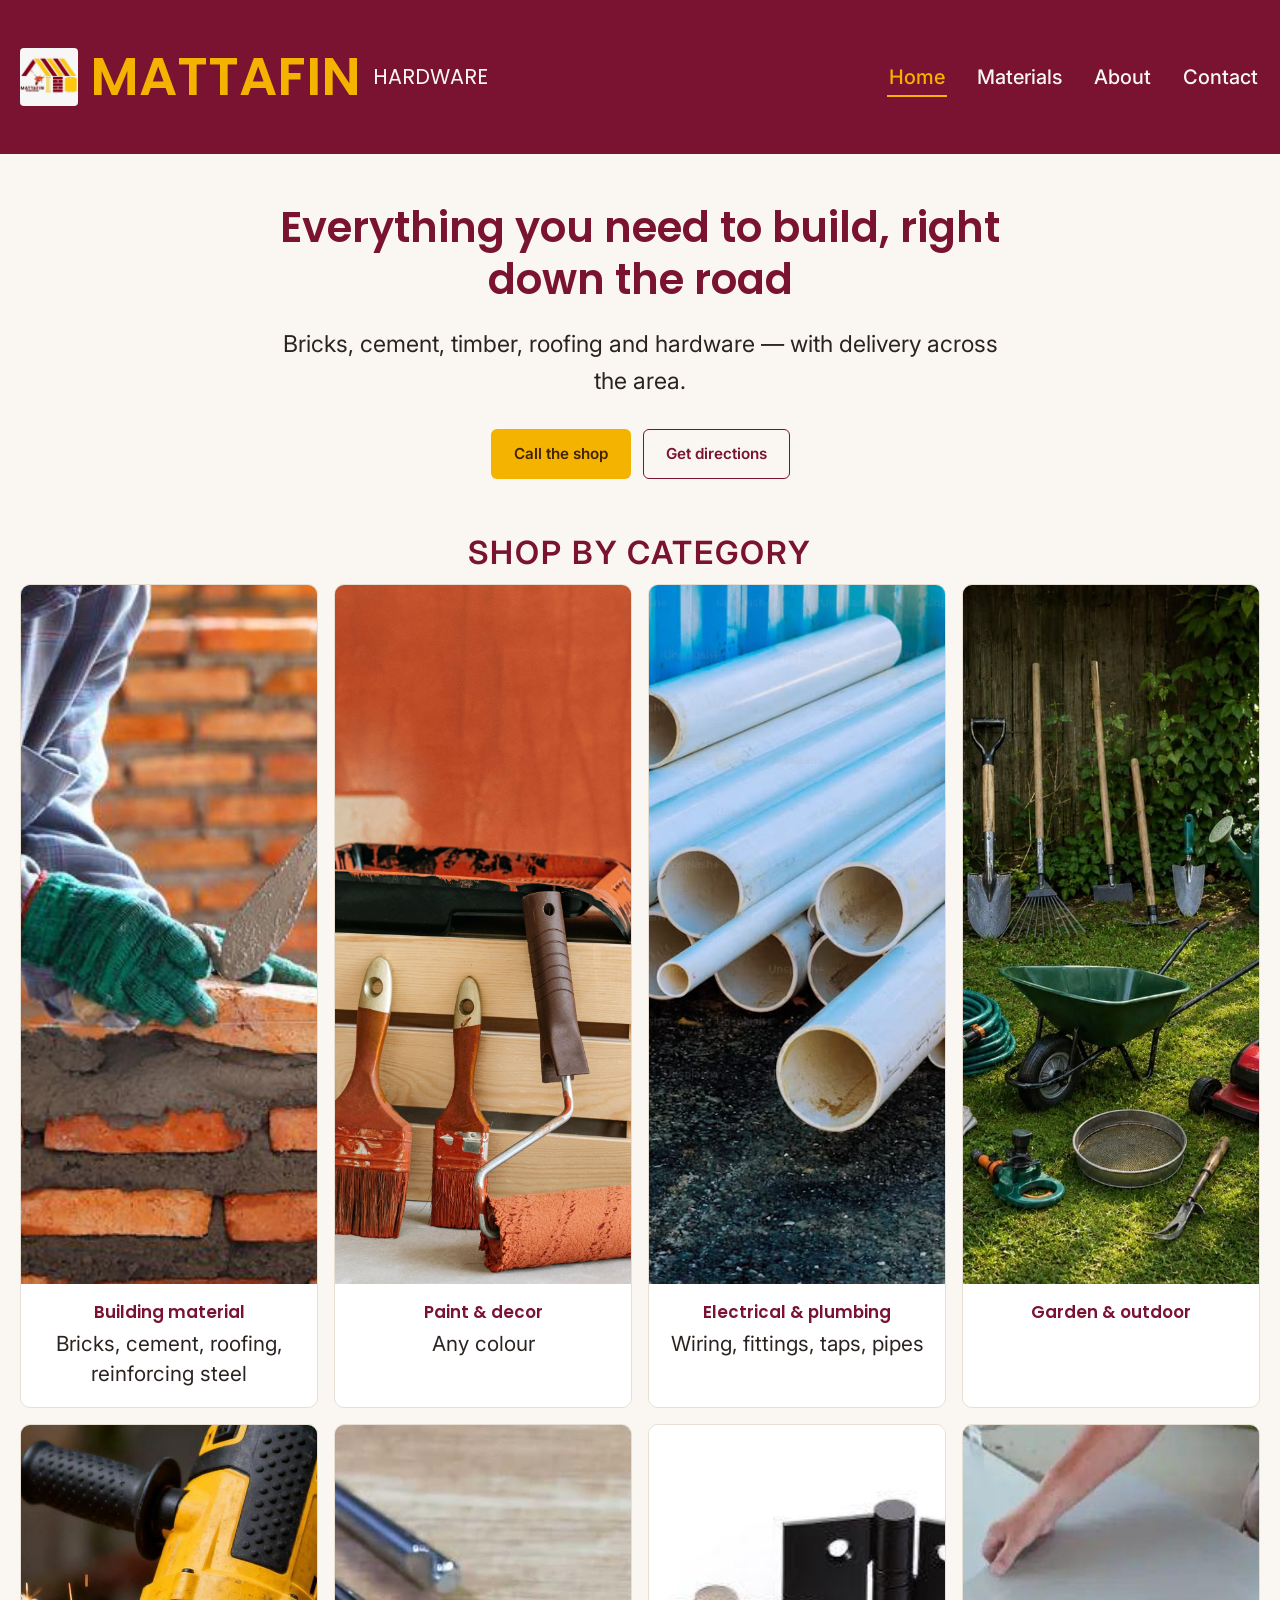
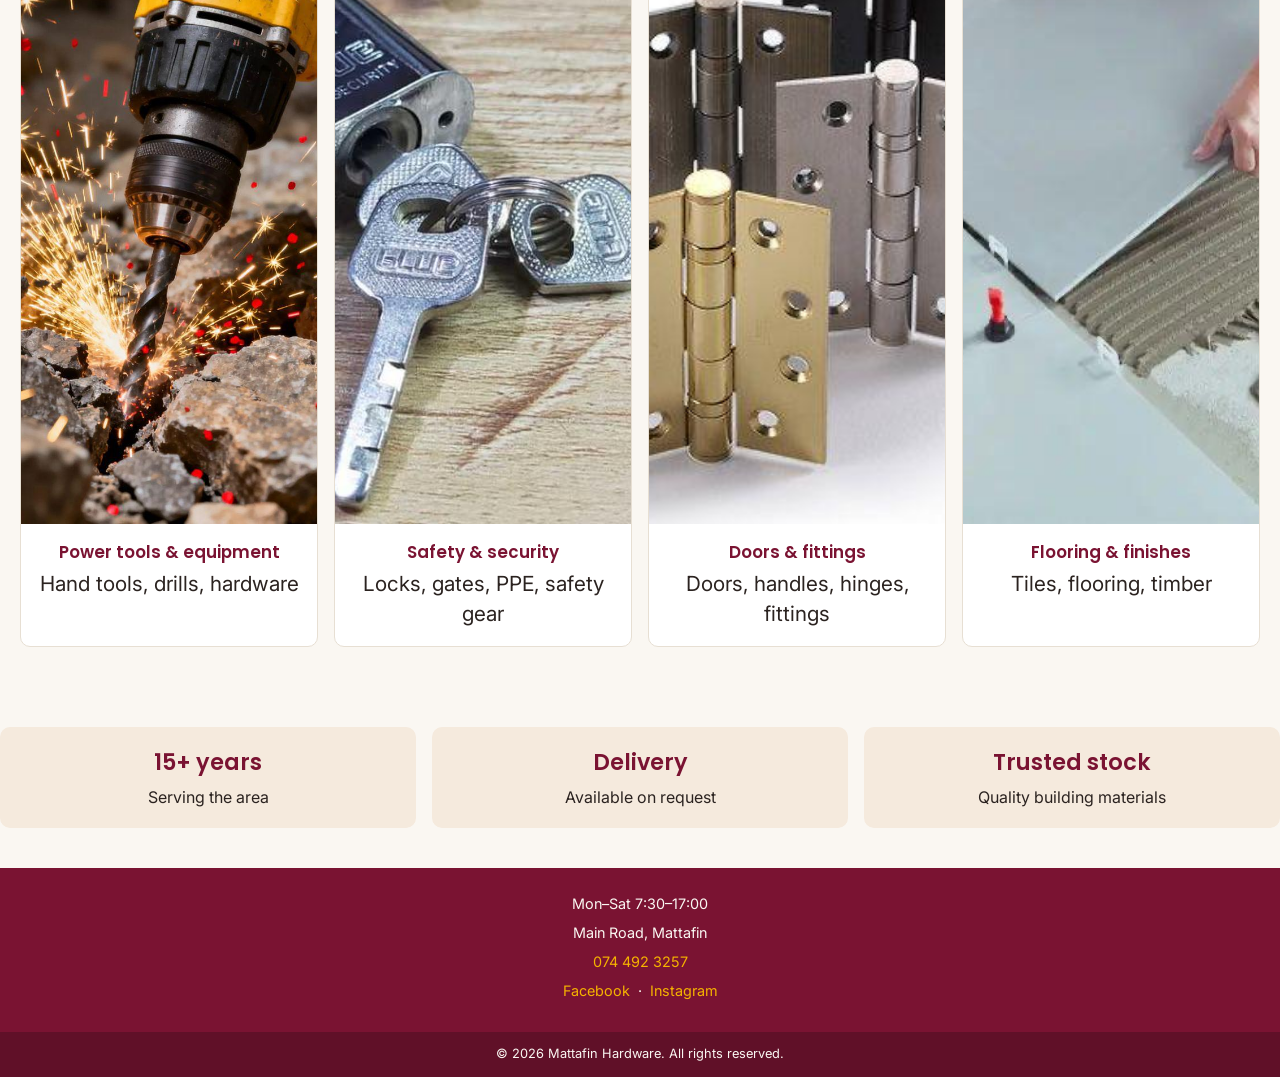
<file: index.html>
<!DOCTYPE html>
<html lang="en">
<head>
<meta charset="UTF-8">
<meta name="viewport" content="width=device-width, initial-scale=1.0">
<title>Mattafin Hardware — Building Materials, Bricks &amp; Cement with Delivery</title>
<meta name="description" content="Mattafin Hardware supplies cement, bricks, timber, roofing and hardware to builders and homeowners, with local delivery. Visit our shop or get in touch today.">
<link rel="preconnect" href="https://fonts.googleapis.com">
<link href="https://fonts.googleapis.com/css2?family=Poppins:wght@500;600&family=Inter:wght@400;500;600&display=swap" rel="stylesheet">
<link rel="stylesheet" href="css/styles.css">
<script type="application/ld+json">
{
  "@context": "https://schema.org",
  "@type": "HardwareStore",
  "name": "Mattafin Hardware",
  "image": "assets/logo.jpeg",
  "telephone": "+27-664771533",
  "address": {
    "@type": "PostalAddress",
    "streetAddress": "Main Road",
    "addressLocality": "Mattafin",
    "addressCountry": "ZA"
  },
  "openingHours": "Mo-Sa 07:30-17:00",
  "priceRange": "$$"
}
</script>
</head>
<body>
<a href="#main" class="skip-link">Skip to content</a>

<header class="site-header">
  <div class="nav-wrap container">
    <a href="index.html" class="brand">
      <img src="assets/logo.jpeg" alt="Mattafin Hardware logo">
      MATTAFIN <span class="sub">HARDWARE</span>
    </a>
    <button class="nav-toggle" aria-label="Toggle menu" aria-expanded="false">&#9776;</button>
    <ul class="nav-links">
      <li><a href="index.html" aria-current="page">Home</a></li>
      <li><a href="materials.html">Materials</a></li>
      <li><a href="about.html">About</a></li>
      <li><a href="contact.html">Contact</a></li>
    </ul>
  </div>
</header>

<main id="main">

  <section class="hero">
    <h1>Everything you need to build, right down the road</h1>
    <p class="lede">Bricks, cement, timber, roofing and hardware — with delivery across the area.</p>
    <div class="hero-actions">
      <a href="tel:0722573712" class="btn btn-primary">Call the shop</a>
      <a href="contact.html" class="btn btn-outline">Get directions</a>
    </div>
  </section>

  <section class="section section-full">
    <p class="eyebrow eyebrow-center">Shop by category</p>
    <div class="grid">
      <a class="card" href="materials.html">
        <img class="card-img" src="assets/brick.jpeg" alt="Bricks, cement and reinforcing steel">
        <div class="card-body">
          <h3>Building material</h3>
          <p class="card-sub">Bricks, cement, roofing, reinforcing steel</p>
        </div>
      </a>
      <a class="card" href="materials.html">
        <img class="card-img" src="assets/decor.jpeg" alt="Paint tins in a range of colours">
        <div class="card-body">
          <h3>Paint &amp; decor</h3>
          <p class="card-sub">Any colour</p>
        </div>
      </a>
      <a class="card" href="materials.html">
        <img class="card-img" src="assets/pi.jpeg" alt="Electrical wiring and plumbing fittings">
        <div class="card-body">
          <h3>Electrical &amp; plumbing</h3>
          <p class="card-sub">Wiring, fittings, taps, pipes</p>
        </div>
      </a>
      <a class="card" href="materials.html">
        <img class="card-img" src="assets/out.jpeg" alt="Garden and outdoor supplies">
        <div class="card-body">
          <h3>Garden &amp; outdoor</h3>
        </div>
      </a>
      <a class="card" href="materials.html">
        <img class="card-img" src="assets/drill.jpeg" alt="Power tools and hand tools">
        <div class="card-body">
          <h3>Power tools &amp; equipment</h3>
          <p class="card-sub">Hand tools, drills, hardware</p>
        </div>
      </a>
      <a class="card" href="materials.html">
        <img class="card-img" src="assets/lock.jpeg" alt="Locks, gates and safety gear">
        <div class="card-body">
          <h3>Safety &amp; security</h3>
          <p class="card-sub">Locks, gates, PPE, safety gear</p>
        </div>
      </a>
      <a class="card" href="materials.html">
        <img class="card-img" src="assets/h.jpeg" alt="Doors, handles and hinges">
        <div class="card-body">
          <h3>Doors &amp; fittings</h3>
          <p class="card-sub">Doors, handles, hinges, fittings</p>
        </div>
      </a>
      <a class="card" href="materials.html">
        <img class="card-img" src="assets/tile.jpeg" alt="Tiles and flooring materials">
        <div class="card-body">
          <h3>Flooring &amp; finishes</h3>
          <p class="card-sub">Tiles, flooring, timber</p>
        </div>
      </a>
    </div>
  </section>

  <section class="section container">
    <div class="grid cols-3">
      <div class="stat-card">
        <div class="stat-num">15+ years</div>
        <div class="stat-label">Serving the area</div>
      </div>
      <div class="stat-card">
        <div class="stat-num">Delivery</div>
        <div class="stat-label">Available on request</div>
      </div>
      <div class="stat-card">
        <div class="stat-num">Trusted stock</div>
        <div class="stat-label">Quality building materials</div>
      </div>
    </div>
  </section>

</main>

<footer>
  <div class="footer-strip">
    <div class="container footer-info footer-info-only">
      <p>Mon&ndash;Sat 7:30&ndash;17:00</p>
      <p>Main Road, Mattafin</p>
      <p><a href="tel:0744923257">074 492 3257</a></p>
      <p><a href="#">Facebook</a> &middot; <a href="#">Instagram</a></p>
    </div>
  </div>
  <div class="site-footer-bottom">&copy; <span id="year"></span> Mattafin Hardware. All rights reserved.</div>
</footer>

<script src="js/script.js"></script>
<script>document.getElementById('year').textContent = new Date().getFullYear();</script>
</body>
</html>
</file>
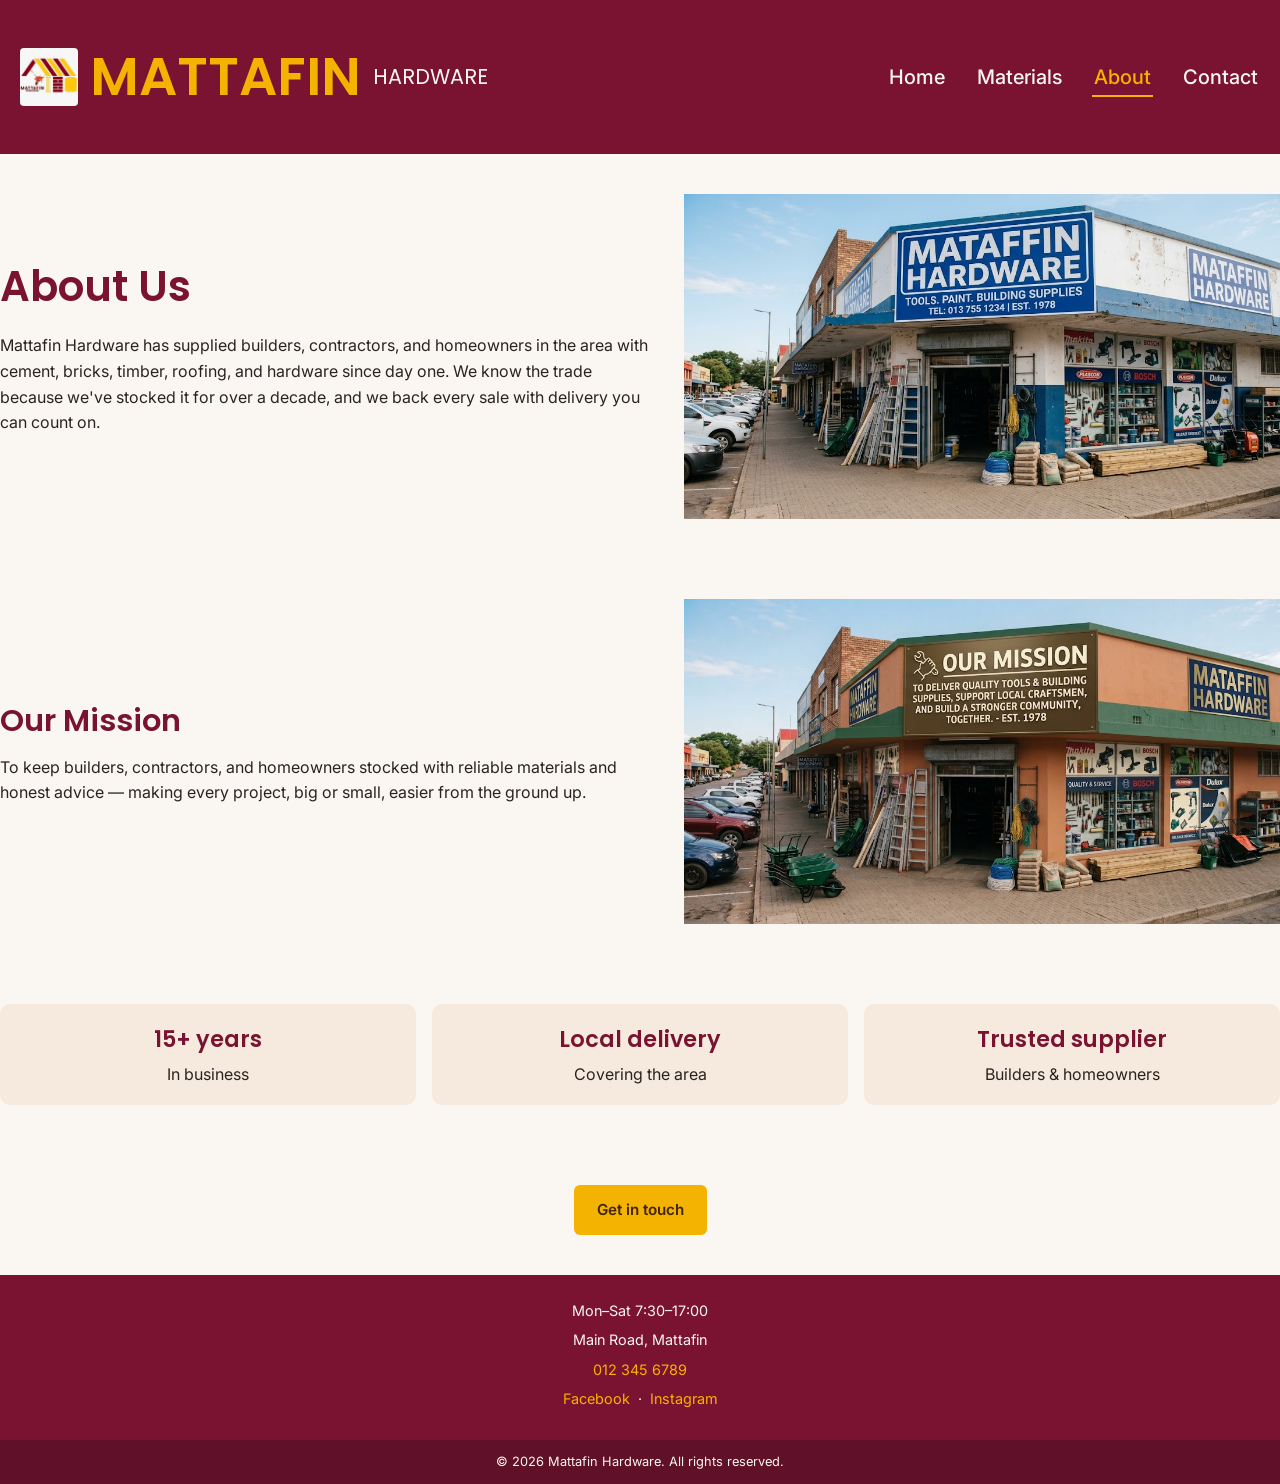
<file: about.html>
<!DOCTYPE html>
<html lang="en">
<head>
<meta charset="UTF-8">
<meta name="viewport" content="width=device-width, initial-scale=1.0">
<title>About Mattafin Hardware — Local Building Materials Supplier</title>
<meta name="description" content="Mattafin Hardware has supplied builders, contractors and homeowners with quality building materials and reliable delivery for over 15 years.">
<link rel="preconnect" href="https://fonts.googleapis.com">
<link href="https://fonts.googleapis.com/css2?family=Poppins:wght@500;600&family=Inter:wght@400;500;600&display=swap" rel="stylesheet">
<link rel="stylesheet" href="css/styles.css">
</head>
<body>
<a href="#main" class="skip-link">Skip to content</a>

<header class="site-header">
  <div class="nav-wrap container">
    <a href="index.html" class="brand">
      <img src="assets/logo.jpeg" alt="Mattafin Hardware logo">
      MATTAFIN <span class="sub">HARDWARE</span>
    </a>
    <button class="nav-toggle" aria-label="Toggle menu" aria-expanded="false">&#9776;</button>
    <ul class="nav-links">
      <li><a href="index.html">Home</a></li>
      <li><a href="materials.html">Materials</a></li>
      <li><a href="about.html" aria-current="page">About</a></li>
      <li><a href="contact.html">Contact</a></li>
    </ul>
  </div>
</header>

<main id="main">

  <section class="section container">
    <div class="about-hero">
      <div>
        <h1>About Us</h1>
        <p>Mattafin Hardware has supplied builders, contractors, and homeowners in the area with cement, bricks, timber, roofing, and hardware since day one. We know the trade because we've stocked it for over a decade, and we back every sale with delivery you can count on.</p>
      </div>
      <img class="about-img" src="assets/mataffin.jpeg" alt="Mattafin Hardware shop and team">
    </div>
  </section>

  <section class="section container">
    <div class="about-hero">
      <div>
        <h2>Our Mission</h2>
        <p>To keep builders, contractors, and homeowners stocked with reliable materials and honest advice — making every project, big or small, easier from the ground up.</p>
      </div>
      <img class="about-img" src="assets/mission.jpeg" alt="Mattafin Hardware serving the community">
    </div>
  </section>

  <section class="section container">
    <div class="grid cols-3">
      <div class="stat-card">
        <div class="stat-num">15+ years</div>
        <div class="stat-label">In business</div>
      </div>
      <div class="stat-card">
        <div class="stat-num">Local delivery</div>
        <div class="stat-label">Covering the area</div>
      </div>
      <div class="stat-card">
        <div class="stat-num">Trusted supplier</div>
        <div class="stat-label">Builders &amp; homeowners</div>
      </div>
    </div>
  </section>

  <section class="section container text-center">
    <a href="contact.html" class="btn btn-primary">Get in touch</a>
  </section>

</main>

<footer>
  <div class="footer-strip">
    <div class="container footer-info footer-info-only">
      <p>Mon&ndash;Sat 7:30&ndash;17:00</p>
      <p>Main Road, Mattafin</p>
      <p><a href="tel:+27123456789">012 345 6789</a></p>
      <p><a href="#">Facebook</a> &middot; <a href="#">Instagram</a></p>
    </div>
  </div>
  <div class="site-footer-bottom">&copy; <span id="year"></span> Mattafin Hardware. All rights reserved.</div>
</footer>

<script src="js/script.js"></script>
<script>document.getElementById('year').textContent = new Date().getFullYear();</script>
</body>
</html>
</file>
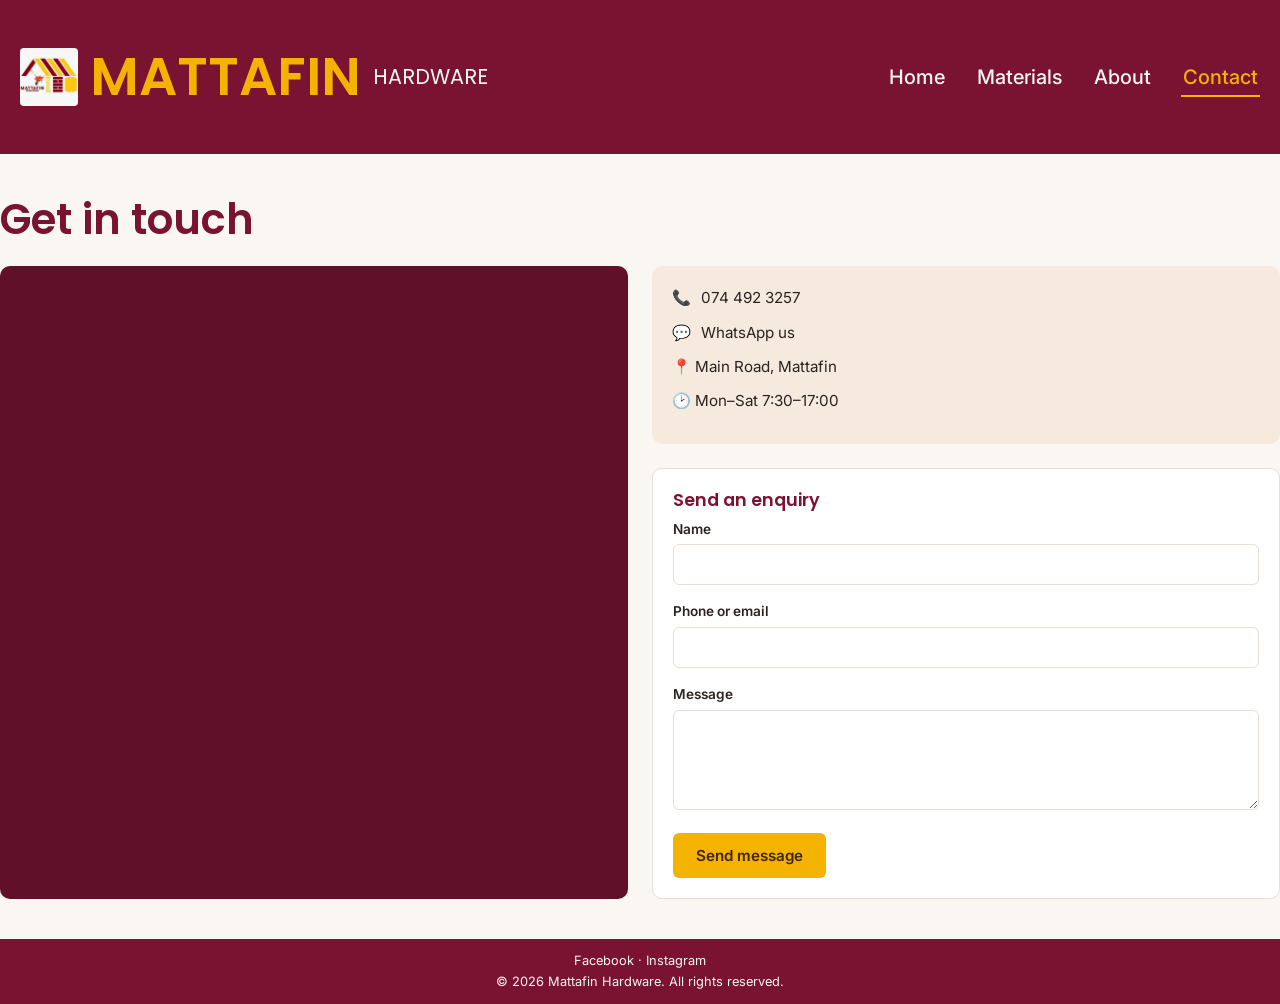
<file: contact.html>
<!DOCTYPE html>
<html lang="en">
<head>
<meta charset="UTF-8">
<meta name="viewport" content="width=device-width, initial-scale=1.0">
<title>Contact Mattafin Hardware — Address, Phone &amp; Enquiries</title>
<meta name="description" content="Get in touch with Mattafin Hardware. Find our address, phone number, opening hours, and send an enquiry directly.">
<link rel="preconnect" href="https://fonts.googleapis.com">
<link href="https://fonts.googleapis.com/css2?family=Poppins:wght@500;600&family=Inter:wght@400;500;600&display=swap" rel="stylesheet">
<link rel="stylesheet" href="css/styles.css">
</head>
<body>
<a href="#main" class="skip-link">Skip to content</a>

<header class="site-header">
  <div class="nav-wrap container">
    <a href="index.html" class="brand">
      <img src="assets/logo.jpeg" alt="Mattafin Hardware logo">
      MATTAFIN <span class="sub">HARDWARE</span>
    </a>
    <button class="nav-toggle" aria-label="Toggle menu" aria-expanded="false">&#9776;</button>
    <ul class="nav-links">
      <li><a href="index.html">Home</a></li>
      <li><a href="materials.html">Materials</a></li>
      <li><a href="about.html">About</a></li>
      <li><a href="contact.html" aria-current="page">Contact</a></li>
    </ul>
  </div>
</header>

<main id="main">

  <section class="section container">
    <h1>Get in touch</h1>

    <div class="contact-grid">
      <div class="map-embed" style="min-height:280px">
        <iframe title="Mattafin Hardware location" loading="lazy" src="https://www.google.com/maps?q=Mattafin&output=embed"></iframe>
      </div>

      <div>
        <div class="contact-details">
          <p>&#128222; <a href="tel:0744923257">074 492 3257</a></p>
          <p>&#128172; <a href="https://wa.me/0744923257" target="_blank" rel="noopener">WhatsApp us</a></p>
          <p>&#128205; Main Road, Mattafin</p>
          <p>&#128337; Mon&ndash;Sat 7:30&ndash;17:00</p>
        </div>

        <form class="contact-form mt-2" novalidate>
          <h3>Send an enquiry</h3>
          <p class="form-status" role="status" aria-live="polite"></p>
          <label for="name">Name</label>
          <input type="text" id="name" name="name" autocomplete="name">

          <label for="contact">Phone or email</label>
          <input type="text" id="contact" name="contact" autocomplete="tel">

          <label for="message">Message</label>
          <textarea id="message" name="message"></textarea>

          <button type="submit" class="btn btn-primary">Send message</button>
        </form>
      </div>
    </div>
  </section>

</main>

<footer>
  <div class="site-footer-bottom" style="background:var(--maroon)">
    <span>Facebook &middot; Instagram</span>
    <br>
    &copy; <span id="year"></span> Mattafin Hardware. All rights reserved.
  </div>
</footer>

<script src="js/script.js"></script>
<script>document.getElementById('year').textContent = new Date().getFullYear();</script>
</body>
</html>
</file>
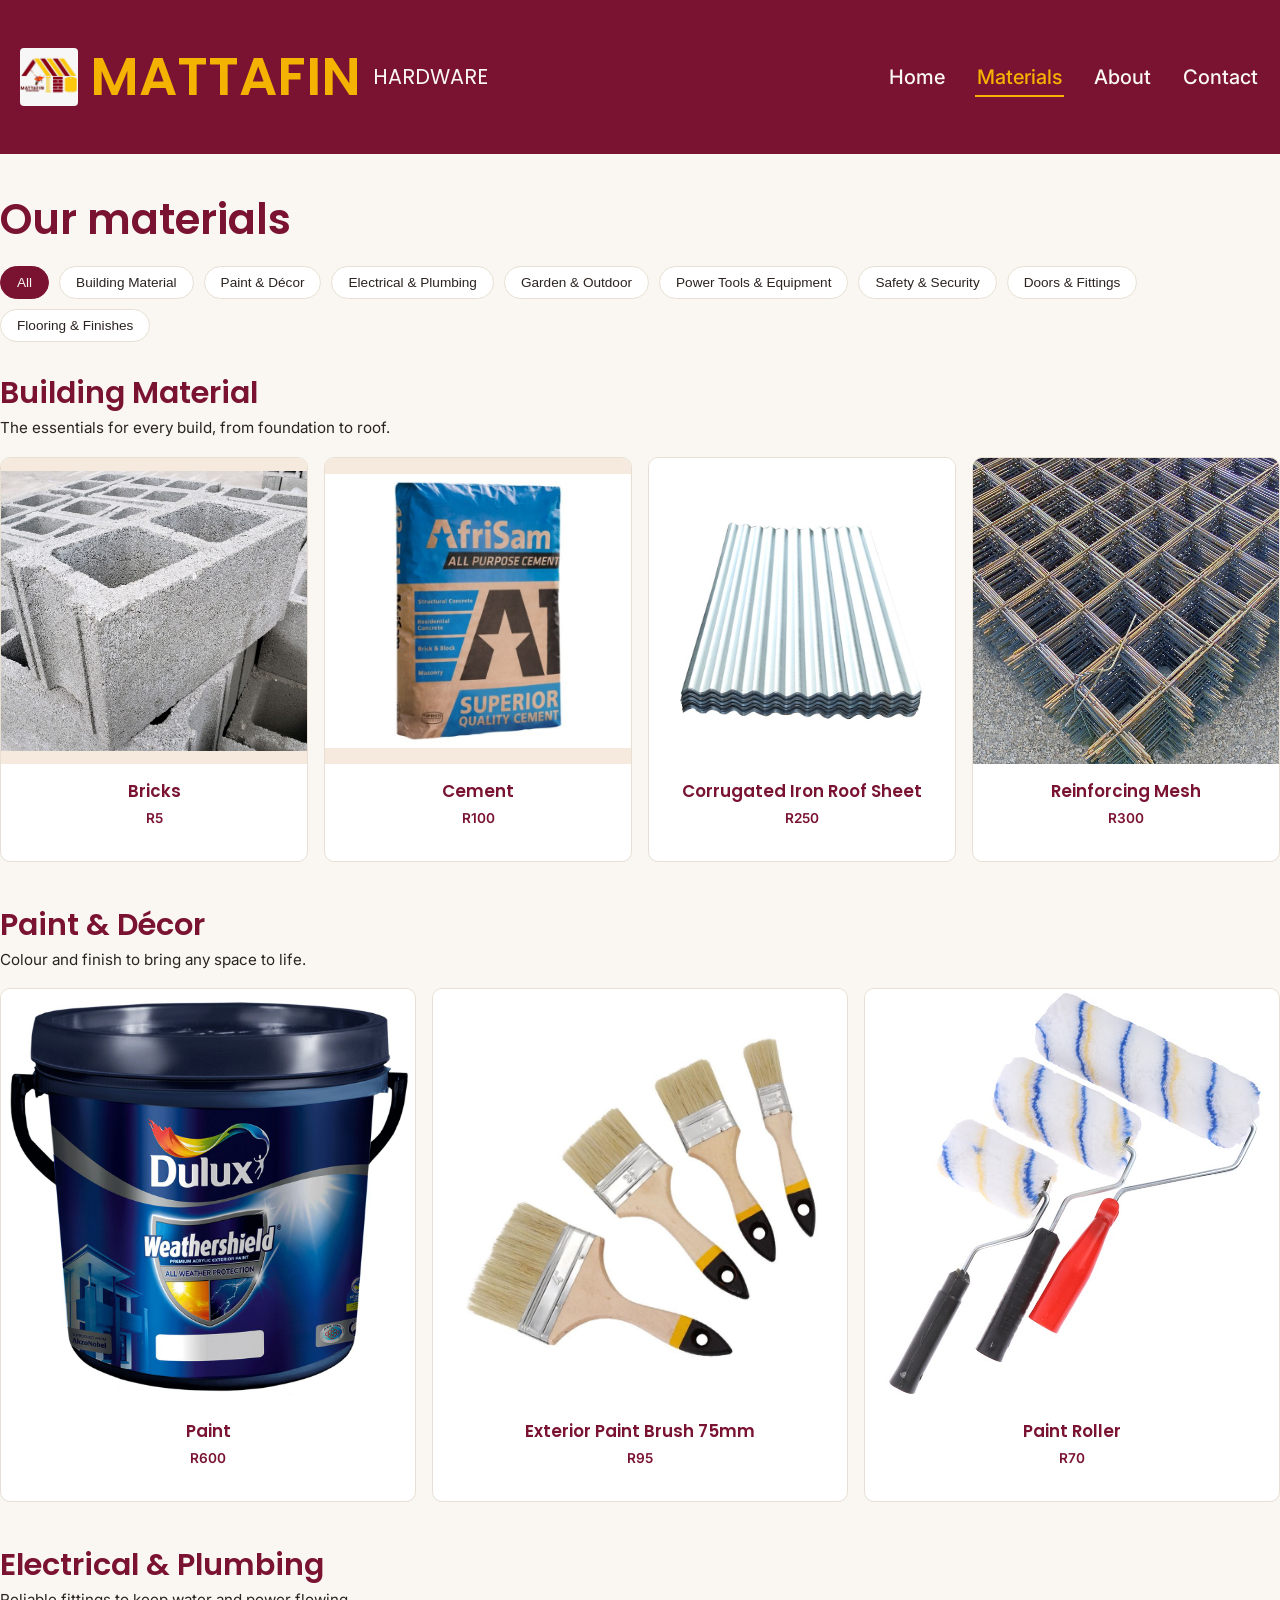
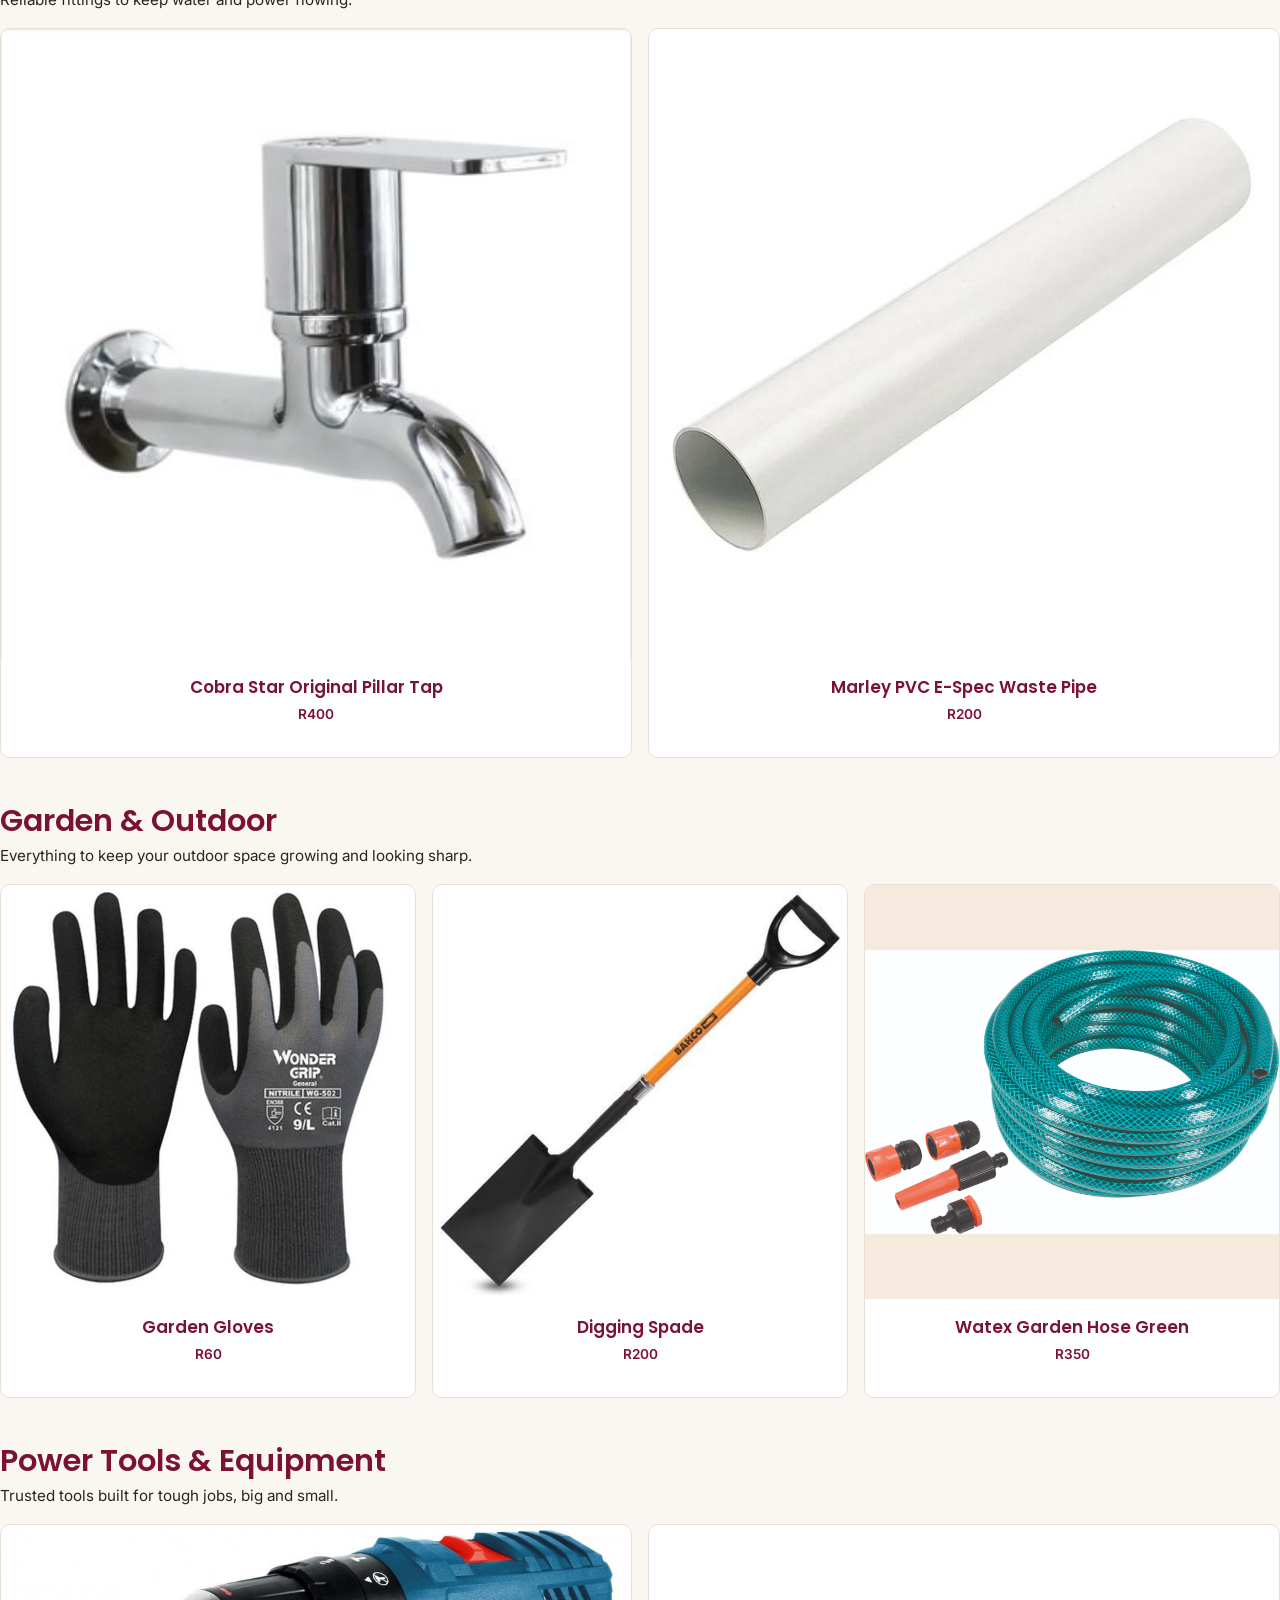
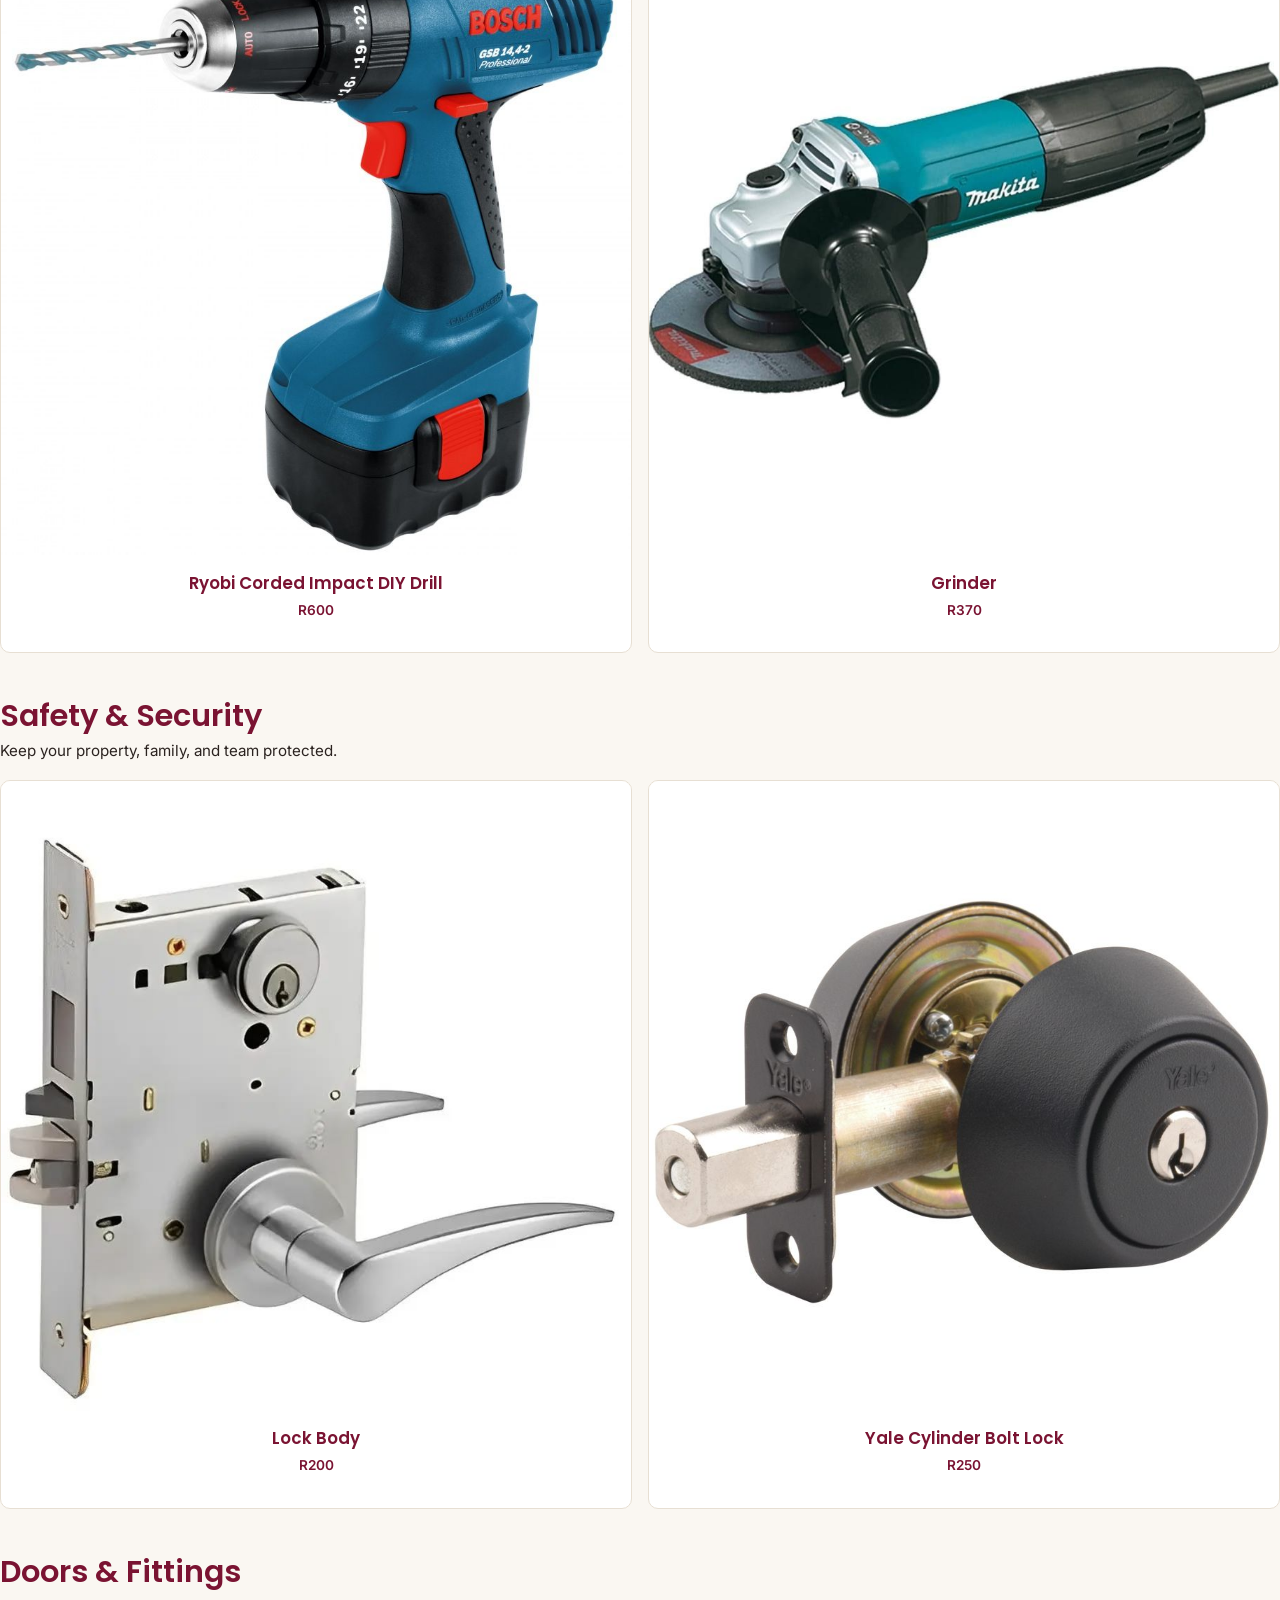
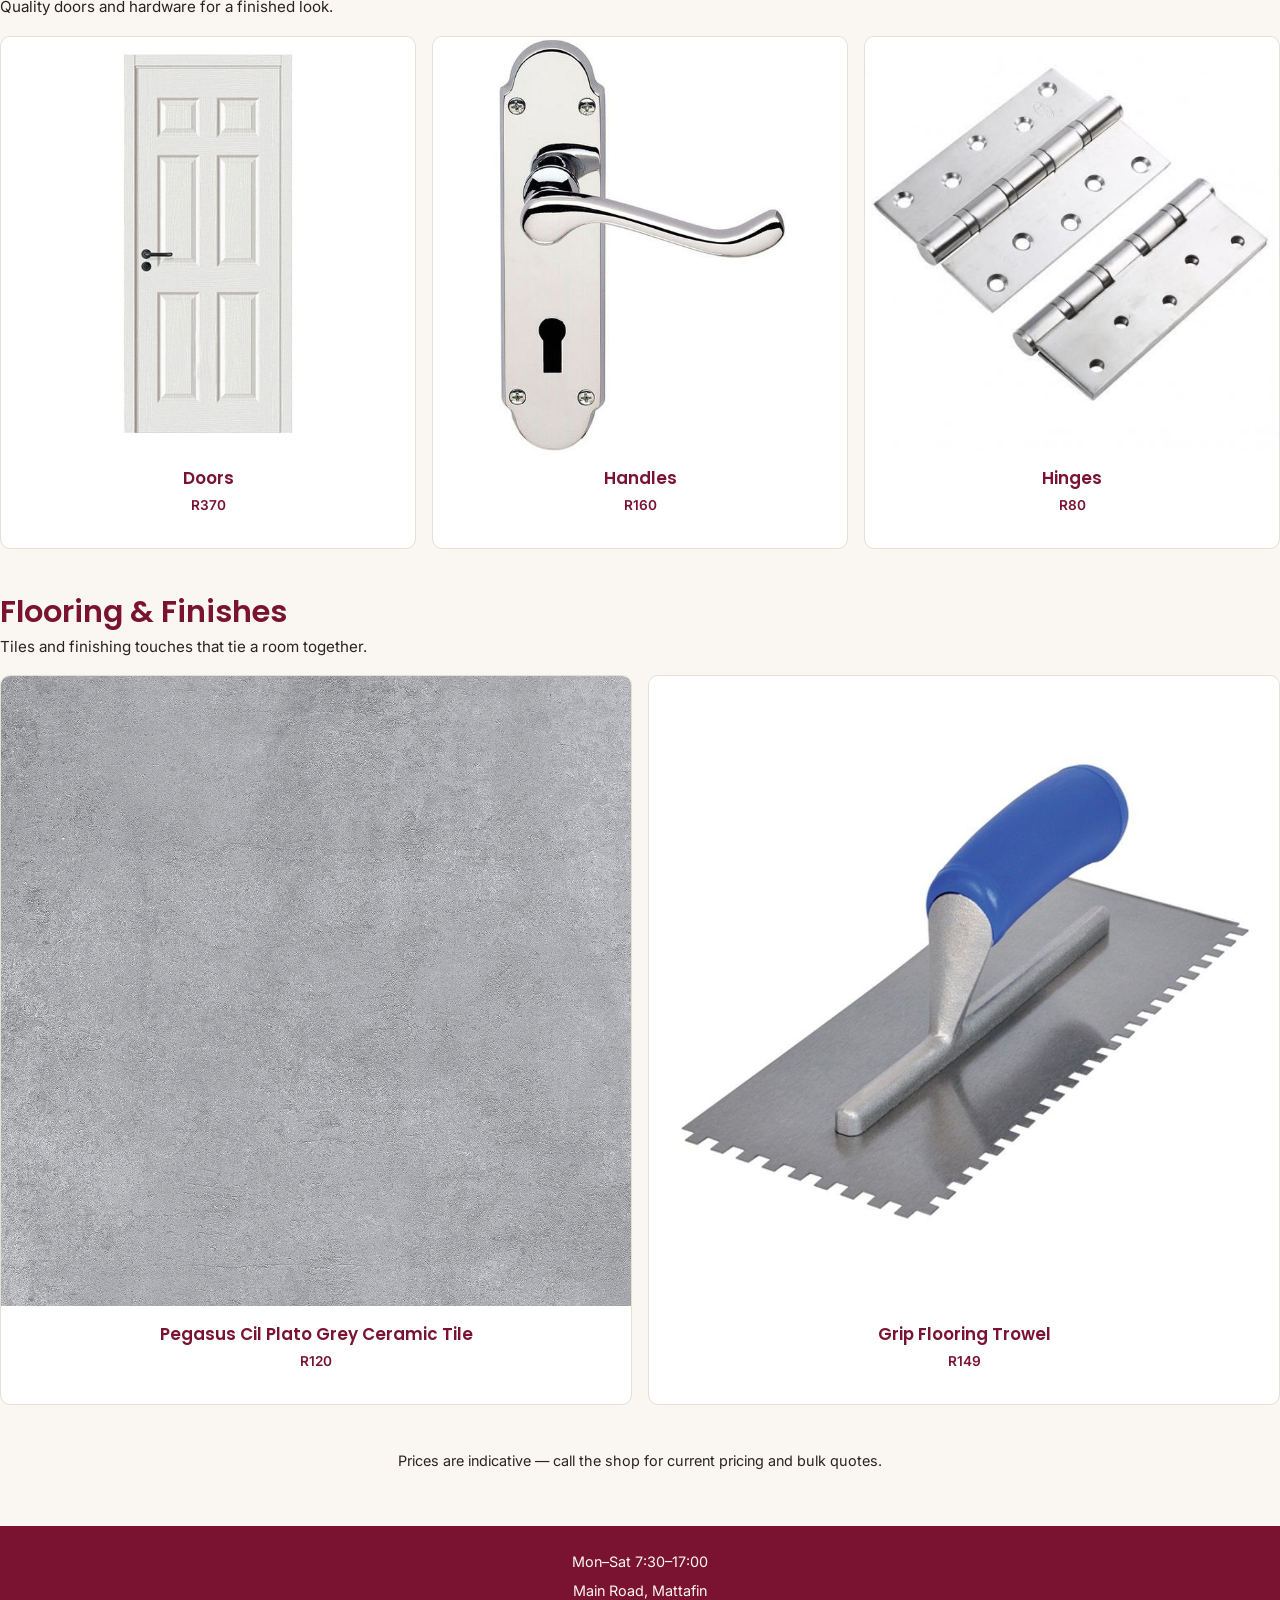
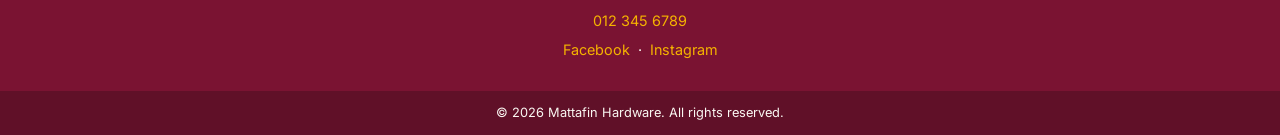
<file: materials.html>
<!DOCTYPE html>
<html lang="en">
<head>
<meta charset="UTF-8">
<meta name="viewport" content="width=device-width, initial-scale=1.0">
<title>Materials — Building, Paint, Electrical, Tools &amp; More | Mattafin Hardware</title>
<meta name="description" content="Browse Mattafin Hardware's full range: building material, paint &amp; decor, electrical &amp; plumbing, garden, power tools, safety, doors, and flooring.">
<link rel="preconnect" href="https://fonts.googleapis.com">
<link href="https://fonts.googleapis.com/css2?family=Poppins:wght@500;600&family=Inter:wght@400;500;600&display=swap" rel="stylesheet">
<link rel="stylesheet" href="css/styles.css">
</head>
<body>
<a href="#main" class="skip-link">Skip to content</a>

<header class="site-header">
  <div class="nav-wrap container">
    <a href="index.html" class="brand">
      <img src="assets/logo.jpeg" alt="Mattafin Hardware logo">
      MATTAFIN <span class="sub">HARDWARE</span>
    </a>
    <button class="nav-toggle" aria-label="Toggle menu" aria-expanded="false">&#9776;</button>
    <ul class="nav-links">
      <li><a href="index.html">Home</a></li>
      <li><a href="materials.html" aria-current="page">Materials</a></li>
      <li><a href="about.html">About</a></li>
      <li><a href="contact.html">Contact</a></li>
    </ul>
  </div>
</header>

<main id="main">

  <section class="section container">
    <h1>Our materials</h1>

    <div class="chip-row" role="group" aria-label="Filter materials by category">
      <button class="chip active" data-category="all">All</button>
      <button class="chip" data-category="building-material">Building Material</button>
      <button class="chip" data-category="paint-decor">Paint &amp; D&eacute;cor</button>
      <button class="chip" data-category="electrical-plumbing">Electrical &amp; Plumbing</button>
      <button class="chip" data-category="garden-outdoor">Garden &amp; Outdoor</button>
      <button class="chip" data-category="power-tools">Power Tools &amp; Equipment</button>
      <button class="chip" data-category="safety-security">Safety &amp; Security</button>
      <button class="chip" data-category="doors-fittings">Doors &amp; Fittings</button>
      <button class="chip" data-category="flooring-finishes">Flooring &amp; Finishes</button>
    </div>

    <section class="category-block" data-category-section="building-material">
      <h2>Building Material</h2>
      <p class="category-desc">The essentials for every build, from foundation to roof.</p>
      <div class="grid">
        <div class="card">
          <img class="product-img" src="assets/block.jpg" alt="Bricks">
          <div class="card-body"><h3>Bricks</h3><p class="price">R5</p></div>
        </div>
        <div class="card">
          <img class="product-img" src="assets/afrisam.jpeg" alt="Cement">
          <div class="card-body"><h3>Cement</h3><p class="price">R100</p></div>
        </div>
        <div class="card">
          <img class="product-img" src="assets/iron.jpg" alt="Corrugated Iron Roof Sheet">
          <div class="card-body"><h3>Corrugated Iron Roof Sheet</h3><p class="price">R250</p></div>
        </div>
        <div class="card">
          <img class="product-img" src="assets/wire.jpg" alt="Reinforcing Mesh">
          <div class="card-body"><h3>Reinforcing Mesh</h3><p class="price">R300</p></div>
        </div>
      </div>
    </section>

    <section class="category-block" data-category-section="paint-decor">
      <h2>Paint &amp; D&eacute;cor</h2>
      <p class="category-desc">Colour and finish to bring any space to life.</p>
      <div class="grid cols-3">
        <div class="card">
          <img class="product-img" src="assets/dulux.jpg" alt="Paint">
          <div class="card-body"><h3>Paint</h3><p class="price">R600</p></div>
        </div>
        <div class="card">
          <img class="product-img" src="assets/brush.jpg" alt="Exterior Paint Brush 75mm">
          <div class="card-body"><h3>Exterior Paint Brush 75mm</h3><p class="price">R95</p></div>
        </div>
        <div class="card">
          <img class="product-img" src="assets/roller.jpg" alt="Paint Roller">
          <div class="card-body"><h3>Paint Roller</h3><p class="price">R70</p></div>
        </div>
      </div>
    </section>

    <section class="category-block" data-category-section="electrical-plumbing">
      <h2>Electrical &amp; Plumbing</h2>
      <p class="category-desc">Reliable fittings to keep water and power flowing.</p>
      <div class="grid cols-2">
        <div class="card">
          <img class="product-img" src="assets/tap.jpg" alt="Cobra Star Original Pillar Tap">
          <div class="card-body"><h3>Cobra Star Original Pillar Tap</h3><p class="price">R400</p></div>
        </div>
        <div class="card">
          <img class="product-img" src="assets/waste.jpg" alt="Marley PVC E-Spec Waste Pipe">
          <div class="card-body"><h3>Marley PVC E-Spec Waste Pipe</h3><p class="price">R200</p></div>
        </div>
      </div>
    </section>

    <section class="category-block" data-category-section="garden-outdoor">
      <h2>Garden &amp; Outdoor</h2>
      <p class="category-desc">Everything to keep your outdoor space growing and looking sharp.</p>
      <div class="grid cols-3">
        <div class="card">
          <img class="product-img" src="assets/gloves.jpg" alt="Garden Gloves">
          <div class="card-body"><h3>Garden Gloves</h3><p class="price">R60</p></div>
        </div>
        <div class="card">
          <img class="product-img" src="assets/spade.jpg" alt="Digging Spade">
          <div class="card-body"><h3>Digging Spade</h3><p class="price">R200</p></div>
        </div>
        <div class="card">
          <img class="product-img" src="assets/hose.jpg" alt="Watex Garden Hose Green">
          <div class="card-body"><h3>Watex Garden Hose Green</h3><p class="price">R350</p></div>
        </div>
      </div>
    </section>

    <section class="category-block" data-category-section="power-tools">
      <h2>Power Tools &amp; Equipment</h2>
      <p class="category-desc">Trusted tools built for tough jobs, big and small.</p>
      <div class="grid cols-2">
        <div class="card">
          <img class="product-img" src="assets/drill.jpg" alt="Ryobi Corded Impact DIY Drill">
          <div class="card-body"><h3>Ryobi Corded Impact DIY Drill</h3><p class="price">R600</p></div>
        </div>
        <div class="card">
          <img class="product-img" src="assets/grinder.jpg" alt="Grinder">
          <div class="card-body"><h3>Grinder</h3><p class="price">R370</p></div>
        </div>
      </div>
    </section>

    <section class="category-block" data-category-section="safety-security">
      <h2>Safety &amp; Security</h2>
      <p class="category-desc">Keep your property, family, and team protected.</p>
      <div class="grid cols-2">
        <div class="card">
          <img class="product-img" src="assets/body.jpg" alt="Lock Body">
          <div class="card-body"><h3>Lock Body</h3><p class="price">R200</p></div>
        </div>
        <div class="card">
          <img class="product-img" src="assets/ngidi.jpg" alt="Yale Cylinder Bolt Lock">
          <div class="card-body"><h3>Yale Cylinder Bolt Lock</h3><p class="price">R250</p></div>
        </div>
      </div>
    </section>

    <section class="category-block" data-category-section="doors-fittings">
      <h2>Doors &amp; Fittings</h2>
      <p class="category-desc">Quality doors and hardware for a finished look.</p>
      <div class="grid cols-3">
        <div class="card">
          <img class="product-img" src="assets/do.jpg" alt="Doors">
          <div class="card-body"><h3>Doors</h3><p class="price">R370</p></div>
        </div>
        <div class="card">
          <img class="product-img" src="assets/handle.jpg" alt="Handles">
          <div class="card-body"><h3>Handles</h3><p class="price">R160</p></div>
        </div>
        <div class="card">
          <img class="product-img" src="assets/hinger.jpg" alt="Hinges">
          <div class="card-body"><h3>Hinges</h3><p class="price">R80</p></div>
        </div>
      </div>
    </section>

    <section class="category-block" data-category-section="flooring-finishes">
      <h2>Flooring &amp; Finishes</h2>
      <p class="category-desc">Tiles and finishing touches that tie a room together.</p>
      <div class="grid cols-2">
        <div class="card">
          <img class="product-img" src="assets/floor.jpg" alt="Pegasus Cil Plato Grey Ceramic Tile">
          <div class="card-body"><h3>Pegasus Cil Plato Grey Ceramic Tile</h3><p class="price">R120</p></div>
        </div>
        <div class="card">
          <img class="product-img" src="assets/trowl.jpg" alt="Grip Flooring Trowel">
          <div class="card-body"><h3>Grip Flooring Trowel</h3><p class="price">R149</p></div>
        </div>
      </div>
    </section>

    <p class="text-center mt-2" style="color:var(--charcoal);font-size:0.9rem">
      Prices are indicative — call the shop for current pricing and bulk quotes.
    </p>
  </section>

</main>

<footer>
  <div class="footer-strip">
    <div class="container footer-info footer-info-only">
      <p>Mon&ndash;Sat 7:30&ndash;17:00</p>
      <p>Main Road, Mattafin</p>
      <p><a href="tel:+27123456789">012 345 6789</a></p>
      <p><a href="#">Facebook</a> &middot; <a href="#">Instagram</a></p>
    </div>
  </div>
  <div class="site-footer-bottom">&copy; <span id="year"></span> Mattafin Hardware. All rights reserved.</div>
</footer>

<script src="js/script.js"></script>
<script>document.getElementById('year').textContent = new Date().getFullYear();</script>
</body>
</html>
</file>
<file: css/styles.css>
/* ===========================================================
   Mattafin Hardware — shared stylesheet
   Brand palette, typography, and reusable components.
   =========================================================== */

:root {
  /* Brand colors, pulled from the logo */
  --maroon: #7A1332;
  --maroon-dark: #601028;
  --gold: #F5B301;
  --gold-text: #412402;
  --cream: #FAF7F2;
  --cream-panel: #F5EADD;
  --charcoal: #2B2320;
  --accent-orange: #E8590C;
  --white: #FFFFFF;
  --border-light: #E7DFD3;

  --font-heading: 'Poppins', 'Segoe UI', sans-serif;
  --font-body: 'Inter', 'Segoe UI', sans-serif;

  --radius-sm: 6px;
  --radius-md: 10px;
  --radius-lg: 16px;

  --container-max: 1140px;
}

* { box-sizing: border-box; }

html { scroll-behavior: smooth; }

body {
  margin: 0;
  font-family: var(--font-body);
  color: var(--charcoal);
  background: var(--cream);
  line-height: 1.6;
  font-size: 16px;
}

h1, h2, h3, h4 {
  font-family: var(--font-heading);
  color: var(--maroon);
  margin: 0 0 0.5em;
  line-height: 1.25;
  font-weight: 600;
}

h1 { font-size: clamp(1.8rem, 4vw, 2.6rem); }
h2 { font-size: clamp(1.4rem, 3vw, 1.9rem); }
h3 { font-size: 1.1rem; }

p { margin: 0 0 1em; }

a { color: inherit; text-decoration: none; }

img { max-width: 100%; display: block; }

.container {
  width: 100%;
  max-width: var(--container-max);
  margin: 0 auto;
  padding: 0 1.25rem;
}

/* Skip link for keyboard/screen-reader users */
.skip-link {
  position: absolute;
  left: -999px;
  top: 0;
  background: var(--gold);
  color: var(--gold-text);
  padding: 10px 16px;
  border-radius: 0 0 6px 0;
  z-index: 1000;
}
.skip-link:focus {
  left: 0;
}

/* ---------- Header / Nav ---------- */
.site-header {
  background: var(--maroon);
  position: sticky;
  top: 0;
  z-index: 100;
}

.nav-wrap {
  display: flex;
  align-items: center;
  justify-content: space-between;
  padding: 2.12rem 1.25rem;
}
.brand {
  display: flex;
  align-items: center;
  gap: 12px;
  font-family: var(--font-heading);
  font-weight: 600;
  font-size: 1.25rem;
  color: var(--gold);
}
.brand img { height: 58px; width: auto; border-radius: 4px; }
.brand span.sub { color: var(--cream); font-weight: 400; font-size: 1.1rem; }

.nav-links {
  display: flex;
  gap: 1.75rem;
  list-style: none;
  margin: 0;
  padding: 0;
}
.nav-links a {
  color: var(--cream);
  font-size: 1.05rem;
  font-weight: 500;
  padding: 6px 2px;
  border-bottom: 2px solid transparent;
  transition: border-color 0.15s ease, color 0.15s ease;
}
.nav-links a:hover,
.nav-links a:focus-visible,
.nav-links a[aria-current="page"] {
  color: var(--gold);
  border-bottom-color: var(--gold);
}

.nav-toggle {
  display: none;
  background: none;
  border: none;
  color: var(--cream);
  font-size: 1.6rem;
  cursor: pointer;
  padding: 4px;
}

/* ---------- Buttons ---------- */
.btn {
  display: inline-flex;
  align-items: center;
  gap: 8px;
  font-family: var(--font-body);
  font-weight: 600;
  font-size: 0.95rem;
  padding: 12px 22px;
  border-radius: var(--radius-sm);
  border: 1px solid transparent;
  cursor: pointer;
  transition: transform 0.1s ease, opacity 0.15s ease;
}
.btn:active { transform: scale(0.98); }

.btn-primary {
  background: var(--gold);
  color: var(--gold-text);
}
.btn-primary:hover { opacity: 0.9; }

.btn-outline {
  background: transparent;
  color: var(--maroon);
  border-color: var(--maroon);
}
.btn-outline:hover { background: rgba(122, 19, 50, 0.06); }

.btn-outline-light {
  background: transparent;
  color: var(--cream);
  border-color: var(--cream);
}
.btn-outline-light:hover { background: rgba(255,255,255,0.08); }

/* ---------- Hero ---------- */
.hero {
  text-align: center;
  padding: 3rem 1.25rem 0.5rem;
  max-width: 760px;
  margin: 0 auto;
}
.hero p.lede {
  font-size: 1.05rem;
  color: var(--charcoal);
  margin-bottom: 1.75rem;
}
.hero-actions {
  display: flex;
  gap: 12px;
  justify-content: center;
  flex-wrap: wrap;
}

/* ---------- Section spacing ---------- */
.section {
  padding: 2.5rem 0;
}
.section-title {
  margin-bottom: 1.25rem;
}
.eyebrow {
  color: var(--maroon);
  font-weight: 600;
  font-size: 0.85rem;
  text-transform: uppercase;
  letter-spacing: 0.06em;
  margin-bottom: 0.4rem;
}
.eyebrow-center { text-align: center; }

/* Full-width section: breaks out of the .container's max-width so the
   grid inside can use the entire viewport width instead of being boxed in */
.section-full {
  width: 100%;
  padding-left: 1.25rem;
  padding-right: 1.25rem;
}

/* ---------- Card grids ---------- */
.grid {
  display: grid;
  gap: 1rem;
  grid-template-columns: repeat(4, 1fr);
  align-items: stretch;
}
.grid.cols-3 { grid-template-columns: repeat(3, 1fr); }
.grid.cols-2 { grid-template-columns: repeat(2, 1fr); }

.card {
  background: var(--white);
  border: 1px solid var(--border-light);
  border-radius: var(--radius-md);
  overflow: hidden;
  text-align: center;
  display: flex;
  flex-direction: column;
  height: 100%;
}
.card-body { padding: 1.1rem; display: flex; flex-direction: column; flex: 1; }
.card h3 { margin-bottom: 6px; font-size: 1.05rem; }
.card .card-sub { font-size: 0.95rem; color: var(--charcoal); line-height: 1.45; margin: 0; }
.card .price { color: var(--maroon); font-size: 0.85rem; font-weight: 600; }

.card-icon {
  height: 90px;
  display: flex;
  align-items: center;
  justify-content: center;
  color: var(--maroon);
  font-size: 1.7rem;
}

/* Base / desktop image size. Media queries below override height for
   smaller screens — width always stays 100% so it never overflows the card. */
.card-img {
  width: 100%;
  height: 699px;
  object-fit: cover;
  display: block;
  flex-shrink: 0;
}

.card-photo {
  height: 130px;
  background: var(--cream-panel);
  display: flex;
  align-items: center;
  justify-content: center;
  color: #9c9187;
  font-size: 1.3rem;
}

.product-img {
  width: 100%;
  aspect-ratio: 1 / 1;
  height: auto;
  object-fit: contain;
  background: var(--cream-panel);
  display: block;
  flex-shrink: 0;
}


.stat-card {
  background: var(--cream-panel);
  border-radius: var(--radius-md);
  padding: 1.1rem;
  text-align: center;
}
.stat-card .stat-num {
  font-family: var(--font-heading);
  font-weight: 600;
  font-size: 1.2rem;
  color: var(--maroon);
  margin-bottom: 4px;
}
.stat-card .stat-label { font-size: 0.85rem; color: var(--charcoal); }

/* ---------- Category filter chips ---------- */
.chip-row {
  display: flex;
  gap: 10px;
  flex-wrap: wrap;
  margin-bottom: 2rem;
}
.chip {
  background: var(--white);
  border: 1px solid var(--border-light);
  color: var(--charcoal);
  font-size: 0.85rem;
  padding: 8px 16px;
  border-radius: 999px;
  cursor: pointer;
  transition: background 0.15s ease, color 0.15s ease;
}
.chip.active,
.chip:hover {
  background: var(--maroon);
  color: var(--cream);
  border-color: var(--maroon);
}

/* ---------- Materials page category sections ---------- */
.category-block {
  margin-bottom: 2.75rem;
}
.category-block h2 {
  margin-bottom: 4px;
}
.category-desc {
  color: var(--charcoal);
  font-size: 0.95rem;
  margin-bottom: 1rem;
}

/* ---------- Gallery grid ---------- */
.gallery-grid {
  display: grid;
  grid-template-columns: repeat(4, 1fr);
  gap: 0.9rem;
}
.gallery-grid img,
.gallery-grid .card-photo {
  border-radius: var(--radius-md);
  aspect-ratio: 4 / 3;
  height: auto;
}

/* ---------- Map / footer strip ---------- */
.footer-strip {
  background: var(--maroon);
  color: var(--cream);
  padding: 1.5rem 0;
}
.footer-grid {
  display: grid;
  grid-template-columns: 1.2fr 1fr;
  gap: 1.25rem;
  align-items: center;
}
.map-embed {
  border-radius: var(--radius-md);
  overflow: hidden;
  background: var(--maroon-dark);
  min-height: 160px;
}
.map-embed iframe { width: 100%; height: 100%; min-height: 160px; border: 0; display: block; }
.footer-info { font-size: 0.9rem; }
.footer-info p { margin: 0 0 6px; display: flex; align-items: center; gap: 8px; }
.footer-info a { color: var(--gold); }

/* Footer variant for pages that don't show the map (map lives on Contact only) */
.footer-info-only {
  text-align: center;
  max-width: 420px;
  margin: 0 auto;
}
.footer-info-only p { justify-content: center; }

.site-footer-bottom {
  background: var(--maroon-dark);
  color: var(--cream);
  text-align: center;
  font-size: 0.8rem;
  padding: 0.75rem 0;
}

/* ---------- Contact page ---------- */
.contact-grid {
  display: grid;
  grid-template-columns: 1fr 1fr;
  gap: 1.5rem;
}
.contact-details {
  background: var(--cream-panel);
  border-radius: var(--radius-md);
  padding: 1.25rem;
  font-size: 0.95rem;
}
.contact-details p { display: flex; align-items: center; gap: 10px; margin-bottom: 10px; }
.contact-form {
  background: var(--white);
  border: 1px solid var(--border-light);
  border-radius: var(--radius-md);
  padding: 1.25rem;
}
.contact-form label {
  display: block;
  font-size: 0.85rem;
  font-weight: 600;
  margin: 0 0 4px;
}
.contact-form input,
.contact-form textarea {
  width: 100%;
  padding: 10px 12px;
  border: 1px solid var(--border-light);
  border-radius: var(--radius-sm);
  font-family: var(--font-body);
  font-size: 0.95rem;
  margin-bottom: 1rem;
}
.contact-form textarea { min-height: 100px; resize: vertical; }
.form-status {
  font-size: 0.9rem;
  margin-top: -0.5rem;
  margin-bottom: 1rem;
}
.form-status.error { color: #A32D2D; }
.form-status.success { color: #3B6D11; }

/* ---------- About page ---------- */
.about-hero {
  display: grid;
  grid-template-columns: 1.1fr 1fr;
  gap: 1.75rem;
  align-items: center;
}

/* ---------- Utility ---------- */
.text-center { text-align: center; }
.mt-2 { margin-top: 1.5rem; }

/* ===========================================================
   Responsive: tablet and mobile
   =========================================================== */
@media (max-width: 900px) {
  .grid, .grid.cols-2, .grid.cols-3 { grid-template-columns: repeat(2, 1fr); }
  .gallery-grid { grid-template-columns: repeat(2, 1fr); }
  .about-hero { grid-template-columns: 1fr; }
  .contact-grid { grid-template-columns: 1fr; }
  .footer-grid { grid-template-columns: 1fr; }

  .card-img {
    height: 350px;
    width: 100%;
  }
}

@media (max-width: 720px) {
  .nav-toggle { display: block; }
  .nav-links {
    position: absolute;
    top: 100%;
    left: 0;
    right: 0;
    background: var(--maroon);
    flex-direction: column;
    gap: 0;
    max-height: 0;
    overflow: hidden;
    transition: max-height 0.2s ease;
  }
  .nav-links.open { max-height: 320px; }
  .nav-links li { border-top: 1px solid rgba(255,255,255,0.1); }
  .nav-links a { display: block; padding: 14px 1.25rem; border-bottom: none; }
  .nav-wrap { position: relative; }
  .nav-wrap { padding: 8rem 1.25rem; }
  .grid.cols-2, .grid.cols-3 { grid-template-columns: 1fr; }
  .stat-card { padding: 1rem; } 

  .card-img {
    height: 250px;
    width: 100%;
  }

  .product-img {
    max-width: 220px;
    margin: 0 auto;
  }

    .container {
    padding: 0 1.5rem;
  }
}

@media (min-width: 901px) {
  .brand { font-size: 3.35rem; }
  .brand span.sub { font-size: 1.3rem; }
  .nav-links a { font-size: 1.25rem; }
  .hero p.lede { font-size: 1.45rem; }
  .eyebrow { font-size: 2rem; }
  .card .card-sub { font-size: 1.30rem; }
  .stat-card .stat-num { font-size: 1.4rem; }
  .stat-card .stat-label { font-size: 1rem; }
  .container { max-width: 1300px; }

}
</file>
